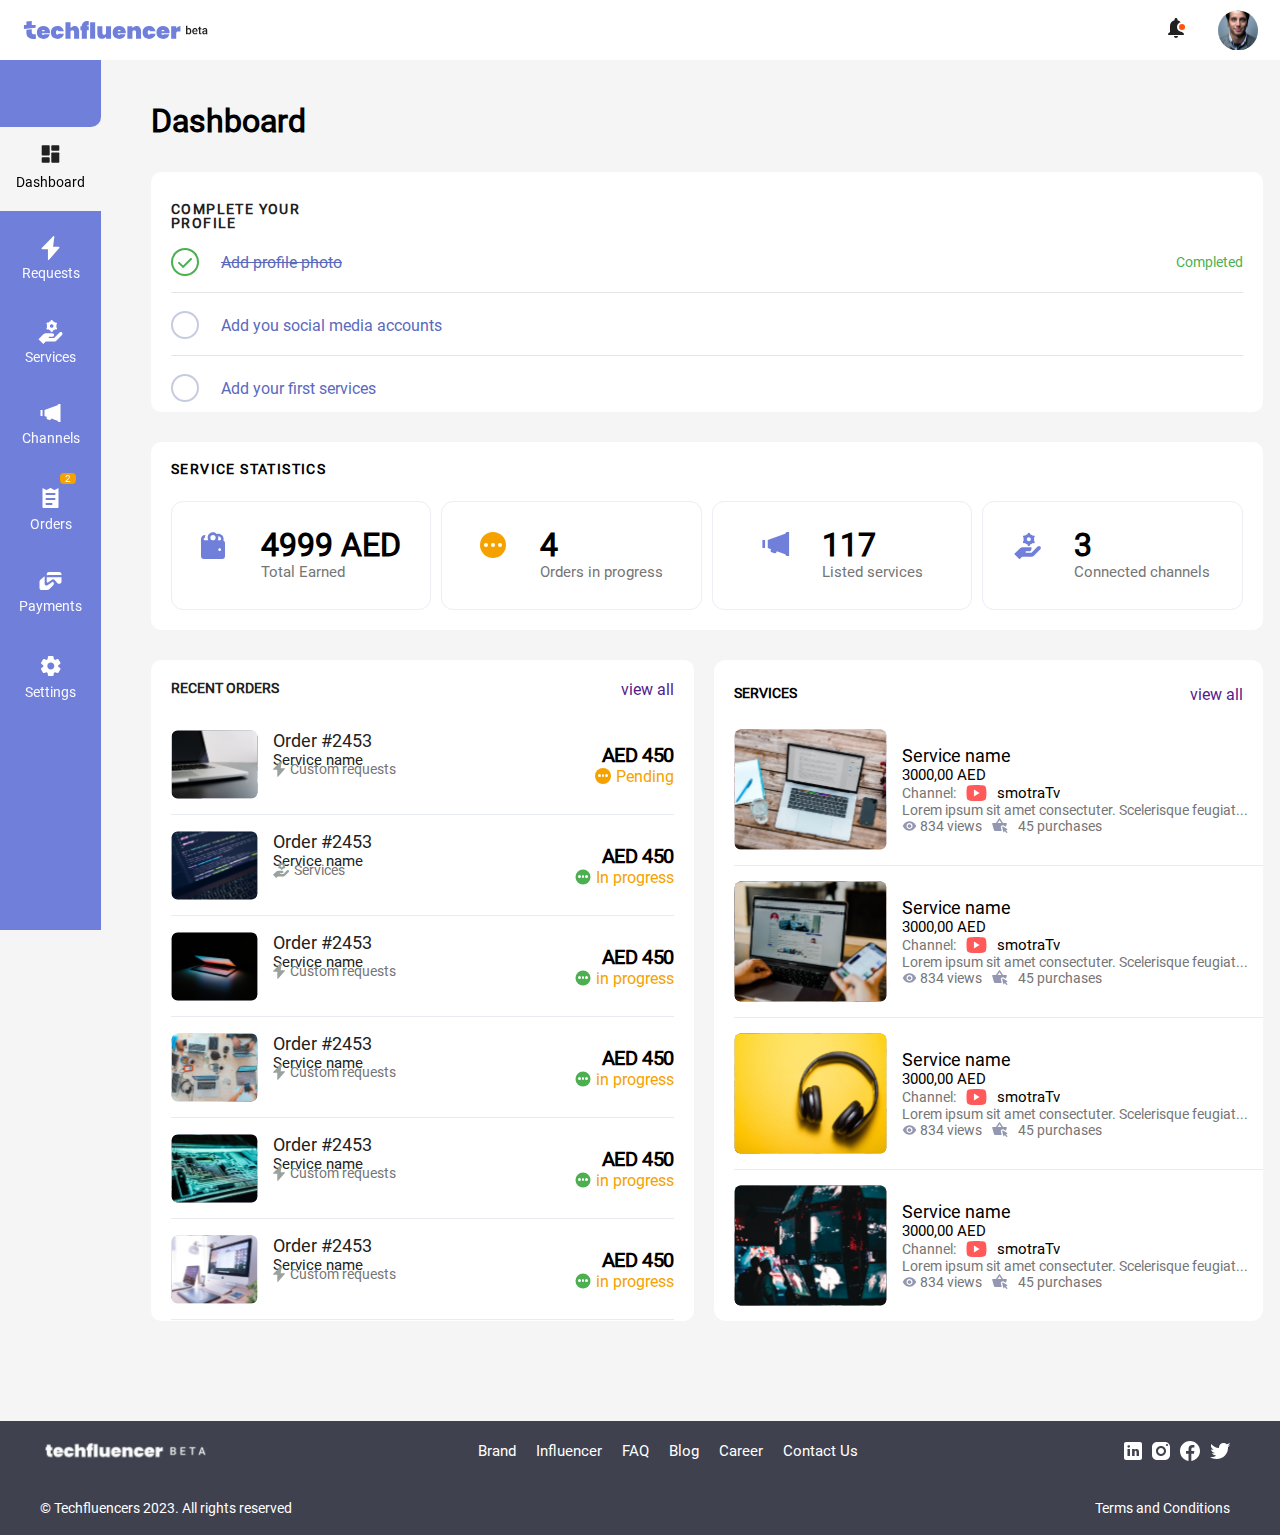
<file: templates/influencer-ui/influencer-dashboard.html>
<!DOCTYPE html>
<html lang="en">

<head>
    <meta charset="UTF-8">
    <meta http-equiv="X-UA-Compatible" content="IE=edge">
    <meta name="viewport" content="width=device-width, initial-scale=1.0">
    <link href="https://cdn.jsdelivr.net/npm/bootstrap@5.3.0-alpha3/dist/css/bootstrap.min.css" rel="stylesheet"
        integrity="sha384-KK94CHFLLe+nY2dmCWGMq91rCGa5gtU4mk92HdvYe+M/SXH301p5ILy+dN9+nJOZ" crossorigin="anonymous">
    <link rel="stylesheet" href="../../css/main.css">
    <title>Document</title>
</head>

<body>

    <header>
        <section class="contain header-top">
            <div class="header">
                <div class="header-left">
                    <img src="../../images/header/techfluencer.svg" alt="">
                </div>
                <div class="header-right">
                    <div class="img-header" id="notification">
                        <img src="../../images/q.svg" alt="vector">
                        <img class="ellipse" src="../../images/Ellipse 35.svg" alt="Ellipse">
                    </div>
                    <div class="header-img"></div>
                </div>
            </div>
        </section>
    </header>

    <nav class="navigation navigations">
    <div class="menu-top">
    </div>
    <div class="menu-bar active">
        <a href="">
            <div class="contain-img">
                <img src="../../images/dash.svg" alt="bar">
            </div>
        </a>
        <span>Dashboard</span>
    </div>
    <a href="./custom_request/request-portal.html">
        <div class="menu-bar ">
            <div class="contain-img con">
                <img src="../../images/RequstWhite.svg" alt="bar">
            </div>
            <span>Requests</span>
        </div>
    </a>
    <a href="./service/services.html">
        <div class="menu-bar">
            <div class="contain-img con">
                <img src="../../images/Vector (1).svg" alt="bar">
            </div>
            <span>Services</span>
        </div>
    </a>
    <a href="./social/youtube/social-media.html">
        <div class="menu-bar">
            <div class="contain-img con">
                <img src="../../images/Vector (2).svg" alt="bar">
            </div>
            <span>Channels</span>
        </div>
    </a>
    <a href="./orders/order.html">
        <div class="menu-bar">
            <div class="contain-img con">
                <img src="../../images/Vector (3).svg" alt="bar">
            </div>
            <span>Orders</span>
            <div class="request-counting">
                2
              </div>
        </div>
    </a>
    <div class="menu-bar">
        <div class="contain-img con">
            <img src="../../images/Vector 328.svg" alt="bar">
        </div>
        <span>Payments</span>
    </div>
    <a href="./settings/settings.html">
        <div class="menu-bar">
            <div class="contain-img con">
                <img src="../../images/Vector (4).svg" alt="bar">
            </div>
            <span>Settings</span>
        </div>
    </a>
    <div class="menu-bottom">

    </div>
    </nav>

    <main class="contain">
        <div class="operation">
            <h1>Dashboard</h1>
            <div class="complement">
                <h6>COMPLETE YOUR PROFILE</h6>
                <div class="select">
                    <div class="complete-todo">
                        <div class="complete-item">
                            <img src="../../images/Ellipse 309.svg" alt="ellips">
                            <img class="active" src="../../images/Vector 327.svg" alt="correct">
                        </div>
                        <span class="added">Add profile photo</span>
                    </div>
                    <p>Completed</p>
                </div>
                <div class="select">
                    <div class="complete-todo">
                        <div class="complete-item">
                            <img src="../../images/Ellipse 309 (1).svg" alt="circle">
                        </div>
                        <span>Add you social media accounts</span>
                    </div>
                </div>
                <div class="select">
                    <div class="complete-todo">
                        <div class="complete-item">
                            <img src="../../images/Ellipse 309 (1).svg" alt="circle">
                        </div>
                        <span>Add your first services</span>
                    </div>
                </div>
            </div>

            <div class="static">
                <h6>Service Statistics</h6>
                <div class="service">
                    <div class="box box1">
                        <div class="images-ser">
                            <img src="../../images/a3.svg" alt="cash">
                        </div>
                        <div class="box-opt">
                            <p>4999 AED</p>
                            <span>Total Earned</span>
                        </div>
                    </div>
                    <div class="box box2">
                        <div class="images-ser">
                            <img src="../../images/Ellipse 293.svg" alt="comment">
                            <div class="dot">
                                <img src="../../images/dot.svg" alt="dot">
                                <img src="../../images/dot.svg" alt="dot">
                                <img src="../../images/dot.svg" alt="dot">
                            </div>
                        </div>
                        <div class="box-opt">
                            <p>4</p>
                            <span>Orders in progress</span>
                        </div>
                    </div>
                    <div class="box box3">
                        <div class="images-ser">
                            <img src="../../images/a2.svg" alt="bar">
                        </div>
                        <div class="box-opt">
                            <p>117</p>
                            <span>Listed services</span>
                        </div>
                    </div>
                    <div class="box box4">
                        <div class="images-ser">
                            <img src="../../images/a1.svg" alt="bar">
                        </div>
                        <div class="box-opt">
                            <p>3</p>
                            <span>Connected channels</span>
                        </div>
                    </div>
                </div>
            </div>

            <div class="render-service">
                <div class="left-side">
                    <div class="top">
                        <span>Recent orders</span>
                        <a href="">view all</a>
                    </div>
                    <div class="left-t">
                        <div class="service-opt">
                            <div class="include">
                                <div class="img">
                                    <img src="../../images/Rectangle 3398.svg" alt="">
                                </div>
                                <div class="text">
                                    <span>Order #2453</span>
                                    <p>Service name</p>
                                    <div class="requests">
                                        <img src="../../images/6.svg" alt="v2">
                                        Custom requests
                                    </div>
                                </div>
                            </div>
                            <div class="pendings">
                                <p>AED 450</p>
                                <div class="images-service">
                                    <div class="image">
                                        <img src="../../images/Ellipse 293.svg" class="comment" alt="comment">
                                        <div class="dots">
                                            <img src="../../images/dot.svg" class="dotted" alt="dot">
                                            <img src="../../images/dot.svg" class="dotted" alt="dot">
                                            <img src="../../images/dot.svg" class="dotted" alt="dot">
                                        </div>
                                    </div>
                                    <div>Pending</div>
                                </div>
                            </div>
                        </div>
                        <div class="service-opt">
                            <div class="include">
                                <div class="img">
                                    <img src="../../images/Rectangle 3398 (1).svg" alt="">
                                </div>
                                <div class="text">
                                    <span>Order #2453</span>
                                    <p>Service name</p>
                                    <div class="requests">
                                        <img src="../../images/5.svg" alt="v2">
                                        Services
                                    </div>
                                </div>
                            </div>
                            <div class="pendings">
                                <p>AED 450</p>
                                <div class="images-service">
                                    <div class="image">
                                        <img src="../../images/green.svg" class="comment" alt="comment">
                                        <div class="dots">
                                            <img src="../../images/dot.svg" class="dotted" alt="dot">
                                            <img src="../../images/dot.svg" class="dotted" alt="dot">
                                            <img src="../../images/dot.svg" class="dotted" alt="dot">
                                        </div>
                                    </div>
                                    <div>In progress</div>
                                </div>
                            </div>
                        </div>
                        <div class="service-opt">
                            <div class="include">
                                <div class="img">
                                    <img src="../../images/Rectangle 3398 (2).svg" alt="">
                                </div>
                                <div class="text">
                                    <span>Order #2453</span>
                                    <p>Service name</p>
                                    <div class="requests">
                                        <img src="../../images/6.svg" alt="v2">
                                        Custom requests
                                    </div>
                                </div>
                            </div>
                            <div class="pendings">
                                <p>AED 450</p>
                                <div class="images-service">
                                    <div class="image">
                                        <img src="../../images/green.svg" class="comment" alt="comment">
                                        <div class="dots">
                                            <img src="../../images/dot.svg" class="dotted" alt="dot">
                                            <img src="../../images/dot.svg" class="dotted" alt="dot">
                                            <img src="../../images/dot.svg" class="dotted" alt="dot">
                                        </div>
                                    </div>
                                    <div>in progress</div>
                                </div>
                            </div>
                        </div>
                        <div class="service-opt">
                            <div class="include">
                                <div class="img">
                                    <img src="../../images/Rectangle 3398 (3).svg" alt="">
                                </div>
                                <div class="text">
                                    <span>Order #2453</span>
                                    <p>Service name</p>
                                    <div class="requests">
                                        <img src="../../images/6.svg" alt="v2">
                                        Custom requests
                                    </div>
                                </div>
                            </div>
                            <div class="pendings">
                                <p>AED 450</p>
                                <div class="images-service">
                                    <div class="image">
                                        <img src="../../images/green.svg" class="comment" alt="comment">
                                        <div class="dots">
                                            <img src="../../images/dot.svg" class="dotted" alt="dot">
                                            <img src="../../images/dot.svg" class="dotted" alt="dot">
                                            <img src="../../images/dot.svg" class="dotted" alt="dot">
                                        </div>
                                    </div>
                                    <div>in progress</div>
                                </div>
                            </div>
                        </div>
                        <div class="service-opt">
                            <div class="include">
                                <div class="img">
                                    <img src="../../images/Rectangle 3398 (4).svg" alt="">
                                </div>
                                <div class="text">
                                    <span>Order #2453</span>
                                    <p>Service name</p>
                                    <div class="requests">
                                        <img src="../../images/6.svg" alt="v2">
                                        Custom requests
                                    </div>
                                </div>
                            </div>
                            <div class="pendings">
                                <p>AED 450</p>
                                <div class="images-service">
                                    <div class="image">
                                        <img src="../../images/green.svg" class="comment" alt="comment">
                                        <div class="dots">
                                            <img src="../../images/dot.svg" class="dotted" alt="dot">
                                            <img src="../../images/dot.svg" class="dotted" alt="dot">
                                            <img src="../../images/dot.svg" class="dotted" alt="dot">
                                        </div>
                                    </div>
                                    <div>in progress</div>
                                </div>
                            </div>
                        </div>
                        <div class="service-opt">
                            <div class="include">
                                <div class="img">
                                    <img src="../../images/Rectangle 3398 (5).svg" alt="">
                                </div>
                                <div class="text">
                                    <span>Order #2453</span>
                                    <p>Service name</p>
                                    <div class="requests">
                                        <img src="../../images/6.svg" alt="v2">
                                        Custom requests
                                    </div>
                                </div>
                            </div>
                            <div class="pendings">
                                <p>AED 450</p>
                                <div class="images-service">
                                    <div class="image">
                                        <img src="../../images/green.svg" class="comment" alt="comment">
                                        <div class="dots">
                                            <img src="../../images/dot.svg" class="dotted" alt="dot">
                                            <img src="../../images/dot.svg" class="dotted" alt="dot">
                                            <img src="../../images/dot.svg" class="dotted" alt="dot">
                                        </div>
                                    </div>
                                    <div>in progress</div>
                                </div>
                            </div>
                        </div>
                    </div>
                </div>
                <div class="right-side">
                    <div class="top">
                        <span>SERVICES</span>
                        <a href="">view all</a>
                    </div>
                    <div class="content-info">
                        <div class="right-operation">
                            <div class="right-img">
                                <img src="../../images/R1.svg" alt="rectangle">
                            </div>
                            <div class="right-content">
                                <span class="services">Service name</span>
                                <span>3000,00 AED</span>
                                <div class="channel">
                                    <span class="social">Channel:</span>
                                    <img src="../../images/Youtub.svg" alt="youtube">
                                    <span>smotraTv</span>
                                </div>
                                <div class="text">
                                    Lorem ipsum sit amet consectuter. Scelerisque feugiat...
                                </div>
                                <div class="condition">
                                    <div class="left-con">
                                        <img src="../../images/eye.svg" alt="eye">
                                        834 views
                                    </div>
                                    <div class="right-con">
                                        <img src="../../images/bag.svg" alt="basket">
                                        45 purchases
                                    </div>
                                </div>
                            </div>
                        </div>

                        <div class="right-operation">
                            <div class="right-img">
                                <img src="../../images/R2.svg" alt="rectangle">
                            </div>
                            <div class="right-content">
                                <span class="services">Service name</span>
                                <span>3000,00 AED</span>
                                <div class="channel">
                                    <span class="social">Channel:</span>
                                    <img src="../../images/Youtub.svg" alt="youtube">
                                    <span>smotraTv</span>
                                </div>
                                <div class="text">
                                    Lorem ipsum sit amet consectuter. Scelerisque feugiat...
                                </div>
                                <div class="condition">
                                    <div class="left-con">
                                        <img src="../../images/eye.svg" alt="eye">
                                        834 views
                                    </div>
                                    <div class="right-con">
                                        <img src="../../images/bag.svg" alt="basket">
                                        45 purchases
                                    </div>
                                </div>
                            </div>
                        </div>

                        <div class="right-operation">
                            <div class="right-img">
                                <img src="../../images/R3.svg" alt="rectangle">
                            </div>
                            <div class="right-content">
                                <span class="services">Service name</span>
                                <span>3000,00 AED</span>
                                <div class="channel">
                                    <span class="social">Channel:</span>
                                    <img src="../../images/Youtub.svg" alt="youtube">
                                    <span>smotraTv</span>
                                </div>
                                <div class="text">
                                    Lorem ipsum sit amet consectuter. Scelerisque feugiat...
                                </div>
                                <div class="condition">
                                    <div class="left-con">
                                        <img src="../../images/eye.svg" alt="eye">
                                        834 views
                                    </div>
                                    <div class="right-con">
                                        <img src="../../images/bag.svg" alt="basket">
                                        45 purchases
                                    </div>
                                </div>
                            </div>
                        </div>

                        <div class="right-operation">
                            <div class="right-img">
                                <img src="../../images/R4.svg" alt="rectangle">
                            </div>
                            <div class="right-content">
                                <span class="services">Service name</span>
                                <span>3000,00 AED</span>
                                <div class="channel">
                                    <span class="social">Channel:</span>
                                    <img src="../../images/Youtub.svg" alt="youtube">
                                    <span>smotraTv</span>
                                </div>
                                <div class="text">
                                    Lorem ipsum sit amet consectuter. Scelerisque feugiat...
                                </div>
                                <div class="condition">
                                    <div class="left-con">
                                        <img src="../../images/eye.svg" alt="eye">
                                        834 views
                                    </div>
                                    <div class="right-con">
                                        <img src="../../images/bag.svg" alt="basket">
                                        45 purchases
                                    </div>
                                </div>
                            </div>
                        </div>
                    </div>
                </div>
            </div>


        </div>

    </main>

    <footer class=" front">
        <div class=" contain footer">
            <div class="contain">
                <div class="top-footer">
                    <img class="influence" src="../../images/22 1.svg" alt="fluencer">
                    <nav>
                        <a href="">Brand</a>
                        <a href="">Influencer</a>
                        <a href="">FAQ</a>
                        <a href="">Blog</a>
                        <a href="">Career</a>
                        <a href="">Contact Us</a>
                    </nav>
                    <div class="navlink">
                        <img src="../../images/in.svg" alt="in">
                        <img src="../../images/ins.svg" alt="twit">
                        <img src="../../images/meta.svg" alt="meta">
                        <img src="../../images/twit.svg" alt="instagram">
                    </div>
                </div>
                <div class="bottom-footer">
                    <span> &copy Techfluencers 2023. All rights reserved</span>
                    <span>Terms and Conditions</span>
                </div>
            </div>
        </div>
    </footer>

    <div class="notifications-items" id="item-notificate">
        <div class="top-notification">
            <img src="../../images/image/cancelimg.svg" alt="cancel" id="notification-cancel">
            <h3>Notifications</h3>
        </div>
        <div class="note-contents">
            <div class="bottom-notification">
                <div class="content-notification">
                    <label>Sat, 18 Jul / 12:34</label>
                </div>
                <span class="note">Lorem ipsum dolor sit amet consectetur</span>
                <span>
                    Massa lacus nisi varius hendrerit iaculis mattis. Urna pellentesque consectetur phasellus imperdiet.
                    Placerat tincidunt proin faucibus lacinia. Tristique urna nec blandit in potenti posuere.
                </span>
                <div class="note-button">
                    <div class="btns gray">Action 2</div>
                    <div class="btns greens">Action 1</div>
                </div>
            </div>
            <div class="bottom-notification">
                <div class="content-notification">
                    <label>Sat, 18 Jul / 12:34</label>
                </div>
                <span class="note">Lorem ipsum dolor sit amet consectetur</span>
                <span>
                    Massa lacus nisi varius hendrerit iaculis mattis. Urna pellentesque consectetur phasellus imperdiet.
                    Placerat tincidunt proin faucibus lacinia. Tristique urna nec blandit in potenti posuere.
                </span>
            </div>
            <div class="bottom-notification">
                <div class="content-notification">
                    <label>Sat, 18 Jul / 12:34</label>
                </div>
                <span class="note">Lorem ipsum dolor sit amet consectetur</span>
                <span>
                    Massa lacus nisi varius hendrerit iaculis mattis. Urna pellentesque consectetur phasellus imperdiet.
                    Placerat tincidunt proin faucibus lacinia. Tristique urna nec blandit in potenti posuere.
                </span>
                <div class="note-button">
                    <div class="btns gray">Action 2</div>
                    <div class="btns greens">Action 1</div>
                </div>
            </div>
            <div class="bottom-notification">
                <div class="content-notification">
                    <label>Sat, 18 Jul / 12:34</label>
                </div>
                <span class="note">Lorem ipsum dolor sit amet consectetur</span>
                <span>
                    Massa lacus nisi varius hendrerit iaculis mattis. Urna pellentesque consectetur phasellus imperdiet.
                    Placerat tincidunt proin faucibus lacinia. Tristique urna nec blandit in potenti posuere.
                </span>
            </div>
            <div class="bottom-notification">
                <div class="content-notification">
                    <label>Sat, 18 Jul / 12:34</label>
                </div>
                <span class="note">Lorem ipsum dolor sit amet consectetur</span>
                <span>
                    Massa lacus nisi varius hendrerit iaculis mattis. Urna pellentesque consectetur phasellus imperdiet.
                    Placerat tincidunt proin faucibus lacinia. Tristique urna nec blandit in potenti posuere.
                </span>
            </div>
            <div class="bottom-notification">
                <div class="content-notification">
                    <label>Sat, 18 Jul / 12:34</label>
                </div>
                <span class="note">Lorem ipsum dolor sit amet consectetur</span>
                <span>
                    Massa lacus nisi varius hendrerit iaculis mattis. Urna pellentesque consectetur phasellus imperdiet.
                    Placerat tincidunt proin faucibus lacinia. Tristique urna nec blandit in potenti posuere.
                </span>
            </div>
            <div class="bottom-notification">
                <div class="content-notification">
                    <label>Sat, 18 Jul / 12:34</label>
                </div>
                <span class="note">Lorem ipsum dolor sit amet consectetur</span>
                <span>
                    Massa lacus nisi varius hendrerit iaculis mattis. Urna pellentesque consectetur phasellus imperdiet.
                    Placerat tincidunt proin faucibus lacinia. Tristique urna nec blandit in potenti posuere.
                </span>
            </div>
            <div class="bottom-notification">
                <div class="content-notification">
                    <label>Sat, 18 Jul / 12:34</label>
                </div>
                <span class="note">Lorem ipsum dolor sit amet consectetur</span>
                <span>
                    Massa lacus nisi varius hendrerit iaculis mattis. Urna pellentesque consectetur phasellus imperdiet.
                    Placerat tincidunt proin faucibus lacinia. Tristique urna nec blandit in potenti posuere.
                </span>
            </div>
            <div class="bottom-notification">
                <div class="content-notification">
                    <label>Sat, 18 Jul / 12:34</label>
                </div>
                <span class="note">Lorem ipsum dolor sit amet consectetur</span>
                <span>
                    Massa lacus nisi varius hendrerit iaculis mattis. Urna pellentesque consectetur phasellus imperdiet.
                    Placerat tincidunt proin faucibus lacinia. Tristique urna nec blandit in potenti posuere.
                </span>
            </div>
        </div>
    </div>
    <div class="linear-gradient">
    </div>

    <div class="screen">
        <b>I don't know this pages are Connected with which button or nav-bar or filter and etc.
            so You can see order and some service pages. </b>

        <br><br>
        <b>In addition, if you know, please tell me, which filter is active when this items in picture appears?</b>


        <div class="button">
            <a href="./orders/order-upload.html">
                <button>Page Order 2</button>
            </a>
            <a href="./orders/order-three.html">
                <button>Page Order 3</button>
            </a>
            <a href="./orders/order-four.html">
                <button>Page Order 4</button>
            </a>
            <a href="./orders/order-five.html">
                <button>Page Order 5</button>
            </a>
            <br><br>
            <div class="etc">
                <a href="./custom_request/custom-request-details.html">
                    <button>Page Service 2</button>
                </a>
                <a href="./custom_request/custom-request-apply.html">
                    <button>Page Service 2</button>
                </a>
                <a href="./custom_request/custom-request-three.html">
                    <button>Page Service 2</button>
                </a>
                <a href="./custom_request/custom-request-two.html">
                    <button>Page Service 2</button>
                </a>
                <a href="./custom_request/service-requests.html">
                    <button>Page Service 2</button>
                </a>
            </div>


            <div class="etc">
                <a href="./social/youtube/succesfully-creation-channel.html">
                    <button>Pages</button>
                </a>
                <a href="./payments/set-withdrawal-settings.html">
                    <button>Pages</button>
                </a>
                <a href="./payments/invoices.html">
                    <button>Pages</button>
                </a>
                <a href="./payments/withdrawal-delete.html">
                    <button>Pages</button>
                </a>
                <a href="./payments/withdrawal-payment-set.html">
                    <button>Pages</button>
                </a>


                <a href="./payments/withdrawal-set-two.html">
                    <button>Pages</button>
                </a>
                <a href="./payments/withdrawal-payment.html">
                    <button>Pages</button>
                </a>
                <a href="./payments/withdrawal-settings.html">
                    <button>Pages</button>
                </a>
                <a href="./payments/withdrawal-submitted.html">
                    <button>Pages</button>
                </a>
                <a href="./payments/withdrawal-two.html">
                    <button>Page Service 2</button>
                </a>


                <a href="./payments/withdrawal.html">
                    <button>Pages</button>
                </a>
                <a href="./favorites.html">
                    <button>Pages</button>
                </a>
                <a href="./service/service-details.html">
                    <button>Pages</button>
                </a>
                <a href="./settings/notification-enable.html">
                    <button>Pages</button>
                </a>
                <a href="./settings/notification-active.html">
                    <button>Pages</button>
                </a>




                <a href="./settings/logout.html">
                    <button>Pages</button>
                </a>

            </div>

        </div>

        <img id="screen" src="../../images/cancel.svg" alt="">

    </div>

    <script src="../../js/app.js"></script>
</body>

</html>
</file>
<file: css/main.css>
@import "./components/header.css";

@import "./base.css";
@import "./components/navbar.css";
@import "./components/operation.css";
@import "./components/service.css";
@import "./components/footer.css";
@import "./components/notifcation.css";
@import "./components/request.css";
@import "./components/dark-light.css";
@import "./components/order.css";
@import "./components/settings.css";
@import "./edit.css";
@import "./components/account.css";
@import "./components/aside.css";
@import "./components/youtube.css";
@import "./components/submission.css";
@import "./components/brand/brand.css"; 
@import "./components/brand/brand-navbar.css";
@import "./components/brand/brand-request.css";
@import "./components/brand/brand-order-two.css";
@import "./components/slider.css";
</file>
